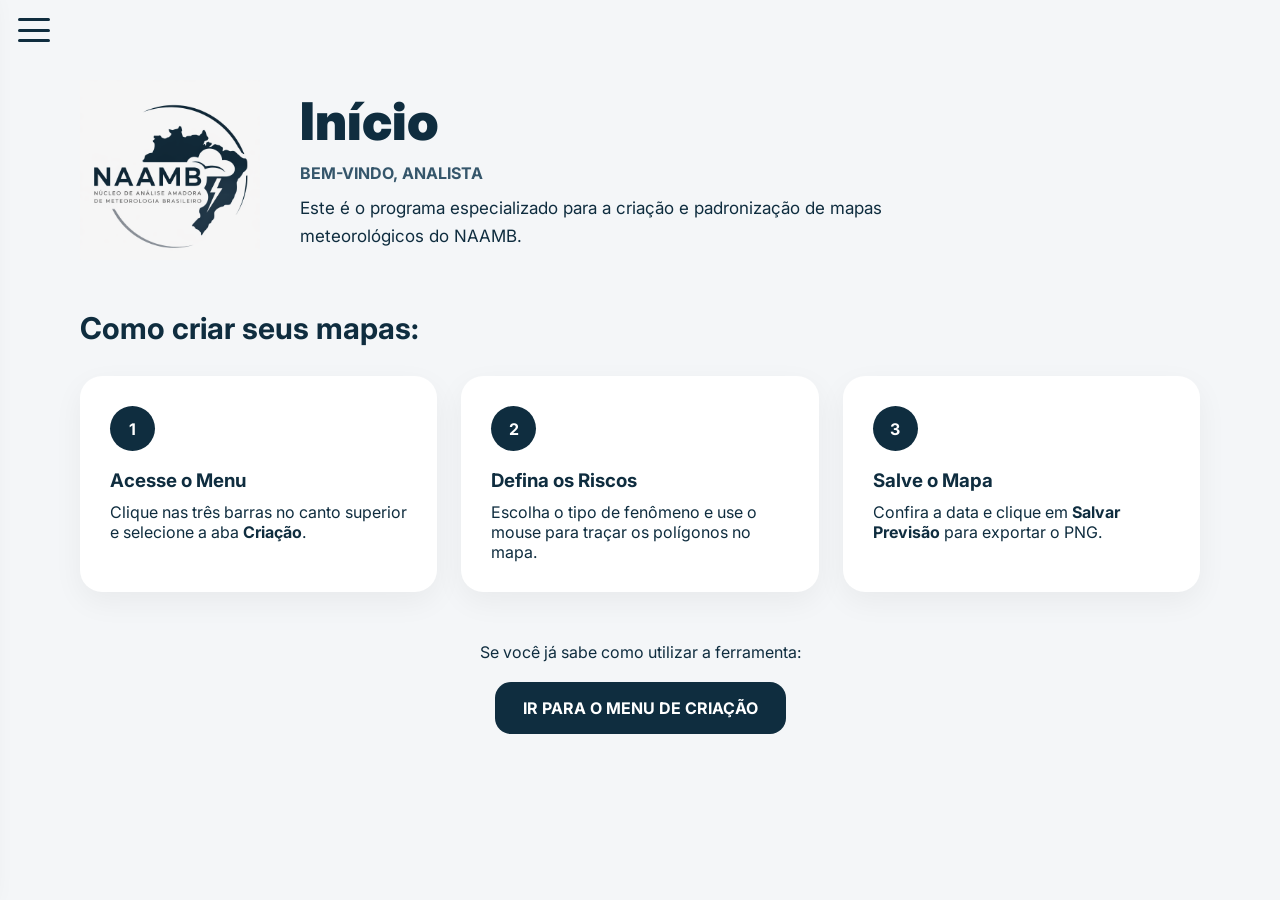
<file: index.html>
<!DOCTYPE html>
<html lang="pt-br">
<head>
    <meta charset="UTF-8">
    <meta name="viewport" content="width=device-width, initial-scale=1.0">
    <title>NAAMB - Início</title>
    <link rel="preconnect" href="https://fonts.googleapis.com">
    <link rel="preconnect" href="https://fonts.gstatic.com" crossorigin>
    <link href="https://fonts.googleapis.com/css2?family=Inter:wght@400;600;700;900&display=swap" rel="stylesheet">
    <link rel="stylesheet" href="style.css">
</head>
<body class="bg-inicio">

    <div class="menu-icon" onclick="toggleMenu()">
        <span></span><span></span><span></span>
    </div>

    <nav id="sideMenu" class="sidebar-nav">
        <div class="menu-header">
            <img src="NAAMB_LOGO.png" alt="Logo NAAMB">
        </div>
        <ul class="menu-links">
            <li><a href="index.html" class="active">Página Inicial</a></li>
            <li><a href="editor.html">Criação de Mapas</a></li>
            <li><a href="parceiros.html">Parceiros</a></li>
        </ul>
        <div class="menu-footer">
            <p>NAAMB v2.1</p>
        </div>
    </nav>
    <div id="overlay" onclick="toggleMenu()"></div>

    <main class="container-boas-vindas">
        
        <header class="hero-header">
            <img src="NAAMB_LOGO.png" alt="NAAMB" class="logo-hero">
            <div class="texto-boas-vindas">
                <h1>Início</h1>
                <p class="badge-analista">BEM-VINDO, ANALISTA</p>
                <p class="subtitulo">
                    Este é o programa especializado para a criação e padronização de mapas meteorológicos do NAAMB.
                </p>
            </div>
        </header>

        <section class="tutorial-box">
            <h2>Como criar seus mapas:</h2>
            
            <div class="tutorial-grid">
                <div class="card-passo">
                    <div class="numero">1</div>
                    <h3>Acesse o Menu</h3>
                    <p>Clique nas três barras no canto superior e selecione a aba <strong>Criação</strong>.</p>
                </div>

                <div class="card-passo">
                    <div class="numero">2</div>
                    <h3>Defina os Riscos</h3>
                    <p>Escolha o tipo de fenômeno e use o mouse para traçar os polígonos no mapa.</p>
                </div>

                <div class="card-passo">
                    <div class="numero">3</div>
                    <h3>Salve o Mapa</h3>
                    <p>Confira a data e clique em <strong>Salvar Previsão</strong> para exportar o PNG.</p>
                </div>
            </div>
        </section>

        <footer class="inicio-footer">
            <p>Se você já sabe como utilizar a ferramenta:</p>
            <a href="editor.html" class="btn-pular">IR PARA O MENU DE CRIAÇÃO</a>
        </footer>

    </main>

    <script src="menu.js"></script>
</body>
</html>
</file>
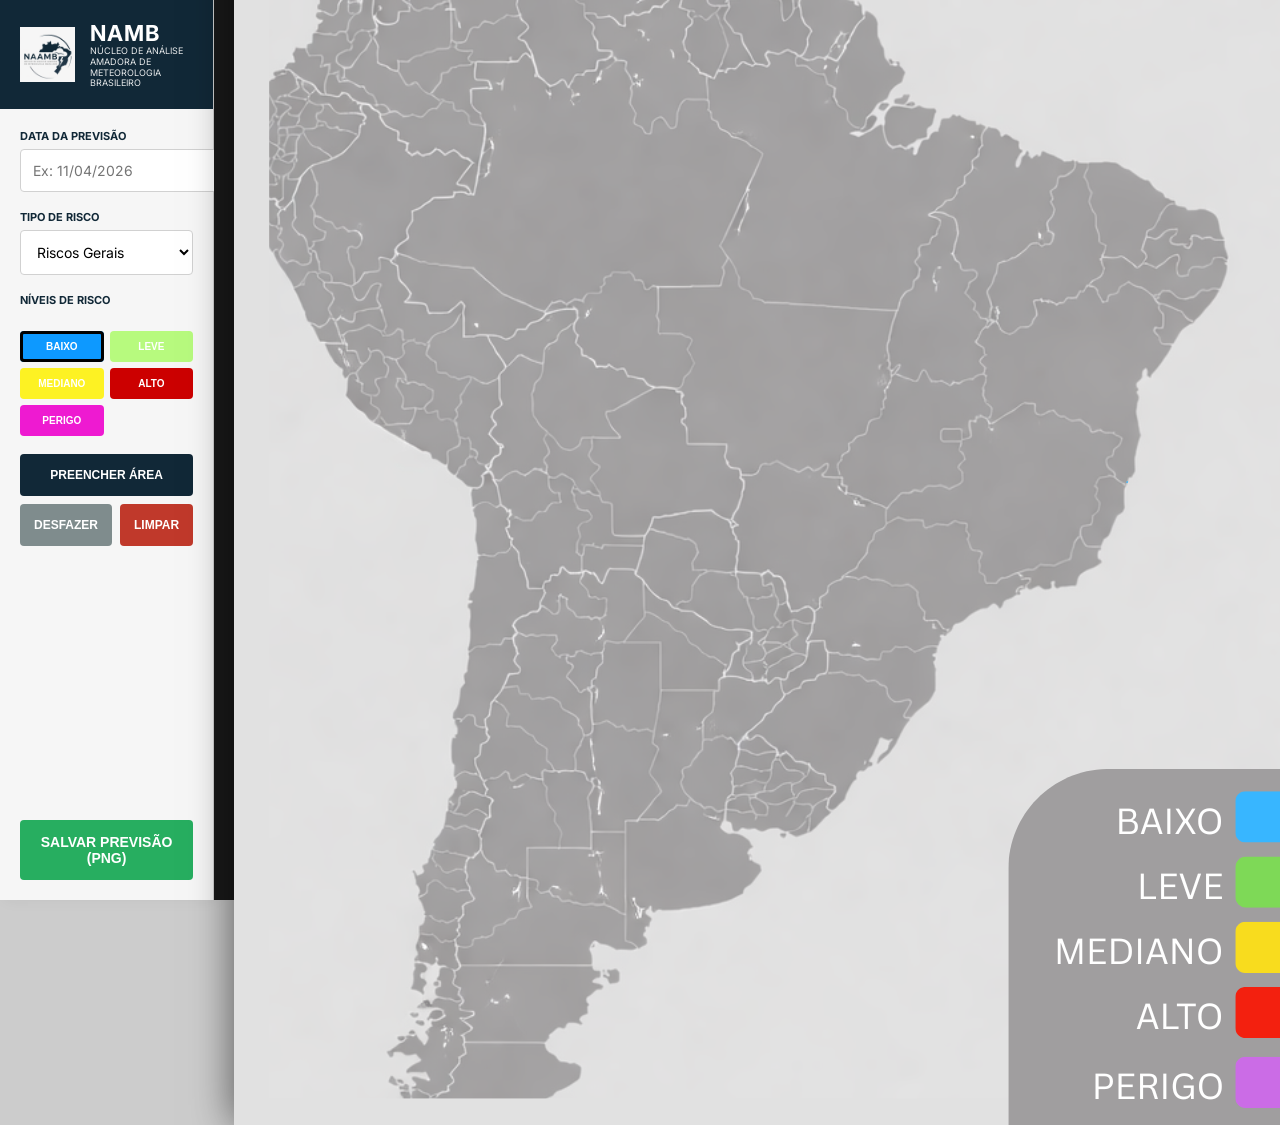
<file: Previsão NAAMB programa/index.html>
<!DOCTYPE html>
<html lang="pt-br">
<head>
    <meta charset="UTF-8">
    <title>NAMB - Previsor Severe</title>
    <link rel="preconnect" href="https://fonts.googleapis.com">
    <link rel="preconnect" href="https://fonts.gstatic.com" crossorigin>
    <link href="https://fonts.googleapis.com/css2?family=Inter:wght@400;600;700&display=swap" rel="stylesheet">
    <link rel="stylesheet" href="style.css">
</head>
<body>
    <div class="toolbar">
        <div class="header-namb">
            <img src="NAAMB_LOGO.png" alt="Logo NAAMB" class="logo-namb">
            <div class="titulos">
                <h1>NAMB</h1>
                <p>Núcleo de análise amadora de meteorologia brasileiro</p>
            </div>
        </div>

        <div class="content">
            <div class="tool-group">
                <label>DATA DA PREVISÃO</label>
                <input type="text" id="inputData" placeholder="Ex: 11/04/2026" oninput="desenharTudo()">
            </div>

            <div class="tool-group">
                <label>TIPO DE RISCO</label>
                <select id="mapSelect" onchange="trocarTipoPrevisao(this.value)">
                    <option value="geral">Riscos Gerais</option>
                    <option value="tornado">Tornado</option>
                    <option value="granizo">Granizo</option>
                    <option value="vento">Vento</option>
                </select>
            </div>

            <div id="areaBotaoNA" style="display:none;">
                <button id="btnNA" class="btn na" onclick="ativarNA()">ATIVAR MAPA N/A</button>
            </div>

            <label class="label-set">NÍVEIS DE RISCO</label>
            <div id="areaBotoesRisco"></div>

            <div class="acoes">
                <button class="btn fechar" onclick="fecharPoligono()">PREENCHER ÁREA</button>
                <div class="dupla-botoes">
                    <button class="btn desfazer" onclick="desfazerPonto()">DESFAZER</button>
                    <button class="btn limpar" onclick="limparMapa()">LIMPAR</button>
                </div>
            </div>

            <button class="btn download" onclick="downloadMapa()">SALVAR PREVISÃO (PNG)</button>
        </div>
    </div>

    <div class="canvas-container">
        <canvas id="mapCanvas"></canvas>
    </div>

    <script src="script.js"></script>
</body>
</html>
</file>
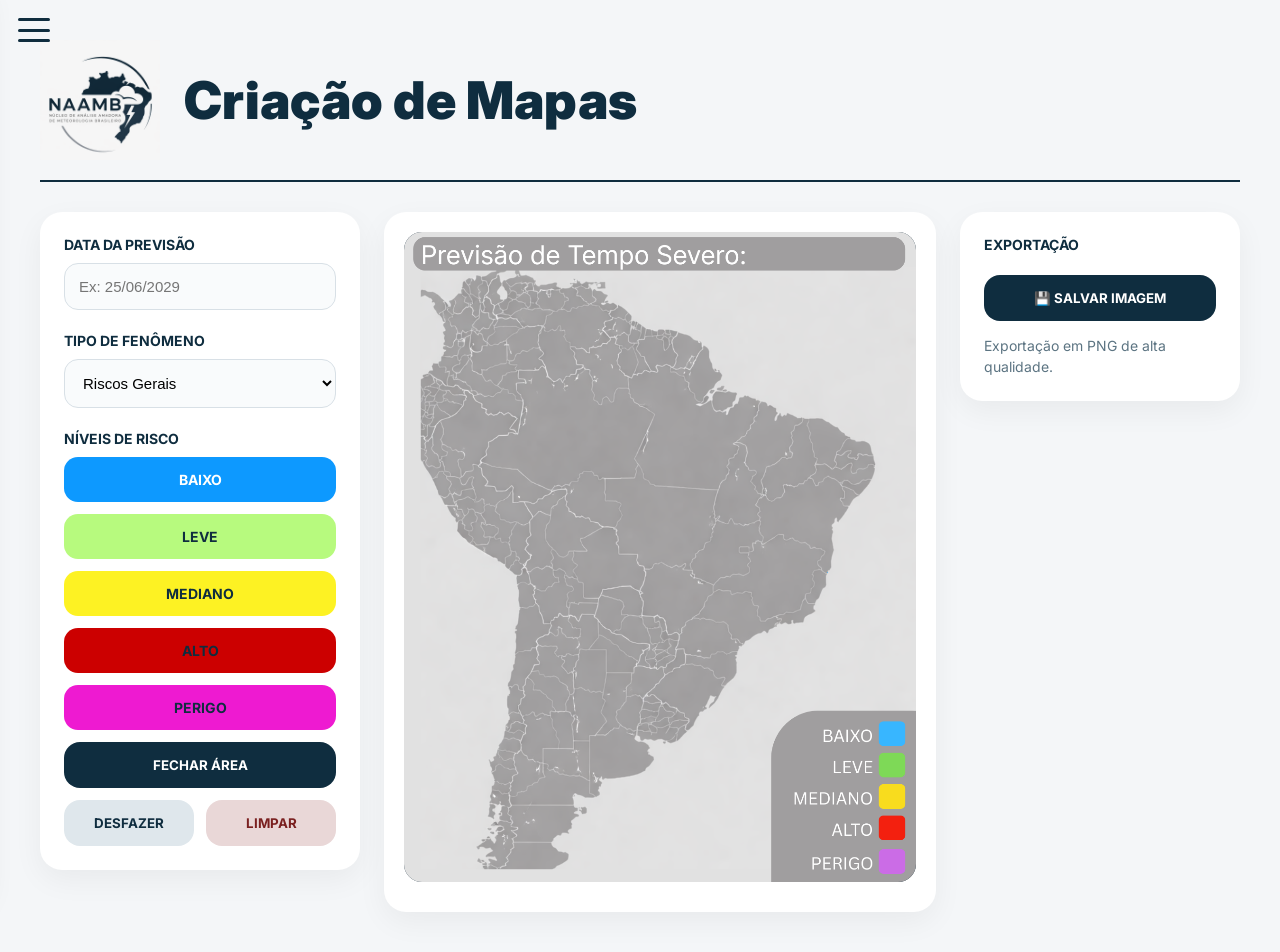
<file: editor.html>
<!DOCTYPE html>
<html lang="pt-br">
<head>
    <meta charset="UTF-8">
    <title>NAAMB - Editor</title>
    <link rel="stylesheet" href="style.css">
    <link href="https://fonts.googleapis.com/css2?family=Inter:wght@400;700;900&display=swap" rel="stylesheet">
</head>
<body class="editor-page">
    <div class="menu-icon" onclick="toggleMenu()"><span></span><span></span><span></span></div>
    <nav id="sideMenu" class="sidebar-nav">
        <div class="menu-header"><img src="NAAMB_LOGO.png" class="logo-menu"></div>
        <ul class="menu-links">
            <li><a href="index.html">Início</a></li>
            <li><a href="editor.html" class="active">Criação</a></li>
            <li><a href="parceiros.html">Parceiros</a></li>
        </ul>
    <div class="menu-footer">
        <p>NAAMB v2.1</p>
    </div>    
    </nav>
    <div id="overlay" onclick="toggleMenu()"></div>

    <div class="main-container">
        <header class="editor-header">
            <img src="NAAMB_LOGO.png" class="logo-topo">
            <div class="header-text">
                <h1>Criação de Mapas</h1>
            </div>
        </header>

        <div class="editor-grid">
            <aside class="card-painel side-controls">
                <div class="input-group">
                    <label>DATA DA PREVISÃO</label>
                    <input type="text" id="inputData" placeholder="Ex: 25/06/2029" oninput="desenharTudo()">
                </div>

                <div class="input-group">
                    <label>TIPO DE FENÔMENO</label>
                    <select id="mapSelect" onchange="atualizarInterface(this.value)">
                        <option value="geral">Riscos Gerais</option>
                        <option value="tornado">Tornado</option>
                        <option value="granizo">Granizo</option>
                        <option value="vento">Vento</option>
                        <option value="downburst">Downburst</option>
                    </select>
                </div>

                <button id="btnNA" class="btn-na" style="display:none;" onclick="ativarNA()">
                    MAPA SEM RISCO (N/A)
                </button>

                <div class="risk-area">
                    <label>NÍVEIS DE RISCO</label>
                    <div id="areaBotoesRisco" class="grid-riscos"></div>
                </div>

                <div class="drawing-tools">
                    <button class="btn-primary" onclick="fecharPoligono()">FECHAR ÁREA</button>
                    <div class="dual-btns">
                        <button class="btn-secondary" onclick="desfazerPonto()">DESFAZER</button>
                        <button class="btn-danger" onclick="limparMapa()">LIMPAR</button>
                    </div>
                </div>
            </aside>

            <main class="canvas-card">
                <canvas id="mapCanvas"></canvas>
            </main>

            <aside class="card-painel side-export">
                <label>EXPORTAÇÃO</label>
                <button class="btn-save" onclick="downloadMapa()">
                    💾 SALVAR IMAGEM
                </button>
                <p class="export-hint">Exportação em PNG de alta qualidade.</p>
            </aside>
        </div>
    </div>

    <script src="config.js"></script>
    <script src="Canva_engine.js"></script>
    <script src="menu.js"></script>
    <script src="interacoes.js"></script>
    <script src="download.js"></script>
    <script>
        // Lógica para o N/A sumir no Risco Geral
        function atualizarInterface(valor) {
            const btnNA = document.getElementById('btnNA');
            // Se for 'geral', esconde. Se for qualquer outro, mostra.
            btnNA.style.display = (valor === 'geral') ? 'none' : 'block';
            trocarTipoPrevisao(valor); 
        }
    </script>
</body>
</html>
</file>
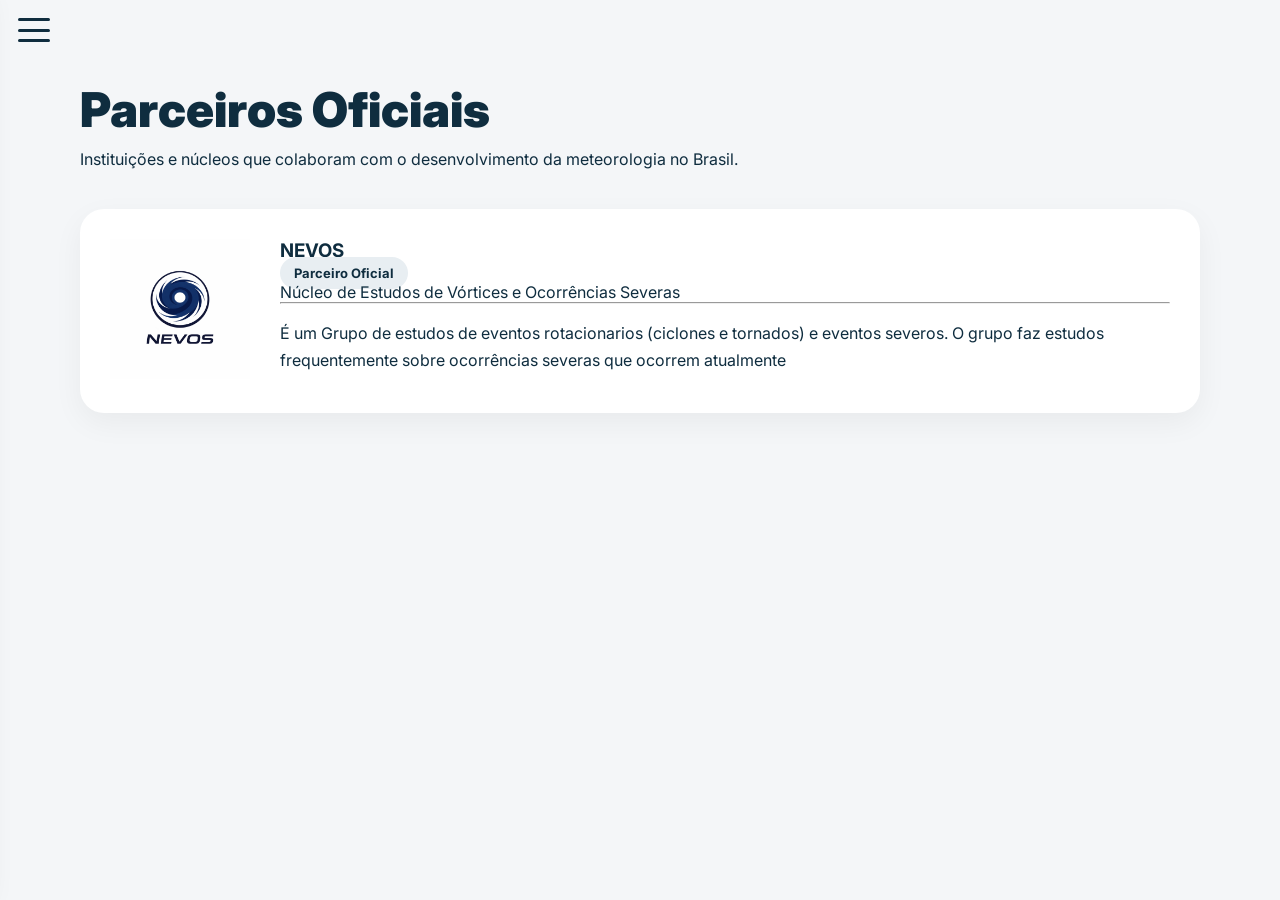
<file: parceiros.html>
<!DOCTYPE html>
<html lang="pt-br">
<head>
    <meta charset="UTF-8">
    <meta name="viewport" content="width=device-width, initial-scale=1.0">
    <title>NAAMB - Parceiros</title>
    <link rel="preconnect" href="https://fonts.googleapis.com">
    <link rel="preconnect" href="https://fonts.gstatic.com" crossorigin>
    <link href="https://fonts.googleapis.com/css2?family=Inter:wght@400;600;700;900&display=swap" rel="stylesheet">
    <link rel="stylesheet" href="style.css">
</head>
<body class="bg-parceiros">

    <div class="menu-icon" onclick="toggleMenu()">
        <span></span><span></span><span></span>
    </div>

    <nav id="sideMenu" class="sidebar-nav">
        <div class="menu-header">
            <img src="NAAMB_LOGO.png" alt="Logo NAAMB">
        </div>
        <ul class="menu-links">
            <li><a href="index.html">Página Inicial</a></li>
            <li><a href="editor.html">Criação de Mapas</a></li>
            <li><a href="parceiros.html" class="active">Parceiros</a></li>
        </ul>
        <div class="menu-footer">
            <p>NAAMB v2.1</p>
        </div>
    </nav>
    <div id="overlay" onclick="toggleMenu()"></div>

    <main class="container-parceiros">
        
        <header class="parceiros-header">
            <h1>Parceiros Oficiais</h1>
            <p>Instituições e núcleos que colaboram com o desenvolvimento da meteorologia no Brasil.</p>
        </header>

        <section class="grid-parceiros">
            
            <div class="card-parceiro">
                <div class="logo-area">
                    <img src="NEVOSLOGO.png" alt="Logo NEVOS">
                </div>
                <div class="info-area">
                    <div class="top-info">
                        <h3>NEVOS</h3>
                        <span class="tag">Parceiro Oficial</span>
                    </div>
                    <p class="sigla-extenso">Núcleo de Estudos de Vórtices e Ocorrências Severas</p>
                    <hr>
                    <p class="descricao">
                        É um Grupo de estudos de eventos rotacionarios (ciclones e tornados) e eventos severos. O grupo faz estudos frequentemente sobre ocorrências severas que ocorrem atualmente 
                    </p>
                </div>
            </div>

            </section>

    </main>

    <script src="menu.js"></script>
</body>
</html>
</file>
<file: style.css>
/* =========================
   RESET + BASE
========================= */

* {
    margin: 0;
    padding: 0;
    box-sizing: border-box;
}

body {
    font-family: 'Inter', sans-serif;
    background: #f4f6f8;
    color: #0f2d3f;
}

/* =========================
   MENU ICON
========================= */

.menu-icon {
    position: fixed;
    top: 18px;
    left: 18px;
    z-index: 2000;
    cursor: pointer;
    display: flex;
    flex-direction: column;
    gap: 5px;
}

.menu-icon span {
    width: 24px;
    height: 3px;
    background: #0f2d3f;
    border-radius: 20px;
}

/* =========================
   SIDEBAR
========================= */

.sidebar-nav {
    position: fixed;
    top: 0;
    left: -280px;
    width: 260px;
    height: 100%;
    background: #0f2d3f;
    color: white;
    z-index: 1500;
    padding: 30px 20px;
    transition: 0.3s;
    display: flex;
    flex-direction: column;
    justify-content: space-between;
}

.sidebar-nav.active {
    left: 0;
}

.menu-header img {
    width: 140px;
    display: block;
    margin: 0 auto;
}

.menu-links {
    list-style: none;
    margin-top: 40px;
}

.menu-links li {
    margin-bottom: 18px;
}

.menu-links a {
    text-decoration: none;
    color: white;
    font-weight: 600;
    padding: 12px 14px;
    display: block;
    border-radius: 12px;
    transition: 0.2s;
}

.menu-links a:hover,
.menu-links a.active {
    background: rgba(255,255,255,0.12);
}

.menu-footer {
    text-align: center;
    font-size: 14px;
    opacity: 0.7;
}

#overlay {
    position: fixed;
    inset: 0;
    background: rgba(0,0,0,0.35);
    opacity: 0;
    visibility: hidden;
    transition: 0.3s;
    z-index: 1400;
}

#overlay.active {
    opacity: 1;
    visibility: visible;
}

/* =========================
   INDEX PAGE
========================= */

.container-boas-vindas {
    max-width: 1200px;
    margin: auto;
    padding: 80px 40px;
}

.hero-header {
    display: flex;
    align-items: center;
    gap: 40px;
    margin-bottom: 50px;
}

.logo-hero {
    width: 180px;
}

.texto-boas-vindas h1 {
    font-size: 52px;
    font-weight: 900;
    margin-bottom: 10px;
}

.badge-analista {
    font-weight: 700;
    color: #35566b;
    margin-bottom: 12px;
}

.subtitulo {
    max-width: 700px;
    line-height: 1.6;
    font-size: 17px;
}

/* =========================
   TUTORIAL BOX
========================= */

.tutorial-box h2 {
    font-size: 30px;
    margin-bottom: 30px;
}

.tutorial-grid {
    display: grid;
    grid-template-columns: repeat(auto-fit, minmax(280px, 1fr));
    gap: 24px;
}

.card-passo {
    background: white;
    padding: 30px;
    border-radius: 22px;
    box-shadow: 0 10px 30px rgba(0,0,0,0.05);
}

.numero {
    width: 45px;
    height: 45px;
    background: #0f2d3f;
    color: white;
    border-radius: 50%;
    display: flex;
    align-items: center;
    justify-content: center;
    font-weight: 700;
    margin-bottom: 18px;
}

.card-passo h3 {
    margin-bottom: 10px;
}

.inicio-footer {
    margin-top: 50px;
    text-align: center;
}

.btn-pular {
    display: inline-block;
    margin-top: 20px;
    background: #0f2d3f;
    color: white;
    text-decoration: none;
    padding: 16px 28px;
    border-radius: 16px;
    font-weight: 700;
}

/* =========================
   EDITOR PAGE
========================= */

.main-container {
    padding: 40px;
}

.editor-header {
    display: flex;
    align-items: center;
    gap: 24px;
    margin-bottom: 30px;
    border-bottom: 2px solid #0f2d3f;
    padding-bottom: 20px;
}

.logo-topo {
    width: 120px;
}

.header-text h1 {
    font-size: 52px;
    font-weight: 900;
}

.header-text p {
    color: #4d6878;
    font-weight: 600;
}

.editor-grid {
    display: grid;
    grid-template-columns: 320px 1fr 280px;
    gap: 24px;
    align-items: start;
}

.card-painel {
    background: white;
    border-radius: 22px;
    padding: 24px;
    box-shadow: 0 10px 30px rgba(0,0,0,0.05);
}

.input-group {
    margin-bottom: 22px;
}

label {
    display: block;
    font-weight: 700;
    margin-bottom: 10px;
    font-size: 14px;
}

input,
select {
    width: 100%;
    padding: 14px;
    border: 1px solid #d8e0e6;
    border-radius: 14px;
    font-size: 15px;
    background: #f9fbfc;
}

/* =========================
   BOTÕES DE RISCO
========================= */

.grid-riscos {
    display: grid;
    gap: 12px;
    margin-top: 10px;
}

.grid-riscos button {
    width: 100%;
    padding: 14px;
    border: none;
    border-radius: 14px;
    font-weight: 700;
    font-size: 14px;
    cursor: pointer;
    transition: 0.2s;
    background: #e8eef2;
    color: #0f2d3f;
}

.grid-riscos button:hover {
    transform: translateY(-2px);
}

.grid-riscos button.active {
    background: #0f2d3f;
    color: white;
}

/* =========================
   BOTÕES GERAIS
========================= */

button {
    font-family: inherit;
}

.btn-primary,
.btn-secondary,
.btn-danger,
.btn-save,
.btn-na {
    width: 100%;
    padding: 15px;
    border: none;
    border-radius: 16px;
    font-weight: 700;
    cursor: pointer;
    transition: 0.2s;
    margin-top: 12px;
}

.btn-primary,
.btn-save,
.btn-na {
    background: #0f2d3f;
    color: white;
}

.btn-secondary {
    background: #dfe7ec;
    color: #0f2d3f;
}

.btn-danger {
    background: #e9d7d7;
    color: #7a2020;
}

.btn-primary:hover,
.btn-secondary:hover,
.btn-danger:hover,
.btn-save:hover,
.btn-na:hover {
    transform: translateY(-2px);
}

.dual-btns {
    display: flex;
    gap: 12px;
}

/* =========================
   CANVAS
========================= */

.canvas-card {
    background: white;
    border-radius: 22px;
    padding: 20px;
    min-height: 700px;
    box-shadow: 0 10px 30px rgba(0,0,0,0.05);
}

#mapCanvas {
    width: 100%;
    height: 650px;
    background: #0d2636;
    border-radius: 18px;
}

/* =========================
   EXPORT
========================= */

.export-hint {
    margin-top: 14px;
    color: #5c7482;
    font-size: 14px;
    line-height: 1.5;
}

/* =========================
   PARCEIROS
========================= */

.container-parceiros {
    max-width: 1200px;
    margin: auto;
    padding: 80px 40px;
}

.parceiros-header {
    margin-bottom: 40px;
}

.parceiros-header h1 {
    font-size: 48px;
    font-weight: 900;
    margin-bottom: 10px;
}

.grid-parceiros {
    display: grid;
    gap: 24px;
}

.card-parceiro {
    background: white;
    border-radius: 24px;
    padding: 30px;
    display: flex;
    gap: 30px;
    box-shadow: 0 10px 30px rgba(0,0,0,0.05);
}

.logo-area img {
    width: 140px;
}

.tag {
    background: #e8eef2;
    padding: 8px 14px;
    border-radius: 999px;
    font-size: 13px;
    font-weight: 700;
}

.descricao {
    margin-top: 16px;
    line-height: 1.7;
}

/* =========================
   MENU LATERAL COMPLETO
========================= */

.menu-icon {
    position: fixed;
    top: 18px;
    left: 18px;
    z-index: 3000;
    cursor: pointer;
    width: 32px;
    height: 24px;
    display: flex;
    flex-direction: column;
    justify-content: space-between;
}

.menu-icon span {
    width: 100%;
    height: 3px;
    background: #0f2d3f;
    border-radius: 999px;
    transition: 0.3s;
}

/* Sidebar */

.sidebar-nav {
    position: fixed;
    top: 0;
    left: -320px;
    width: 290px;
    height: 100vh;
    background: #0f2d3f;
    color: white;
    z-index: 2500;
    padding: 30px 24px;
    display: flex;
    flex-direction: column;
    justify-content: space-between;
    transition: 0.35s ease;
    box-shadow: 10px 0 30px rgba(0,0,0,0.15);
}

.sidebar-nav.active {
    left: 0;
}

/* Header do menu */

.menu-header {
    display: flex;
    justify-content: center;
    align-items: center;
    padding-bottom: 30px;
    border-bottom: 1px solid rgba(255,255,255,0.08);
}

.menu-header img,
.logo-menu {
    width: 150px;
    max-width: 100%;
    object-fit: contain;
}

/* Links */

.menu-links {
    list-style: none;
    margin-top: 30px;
    padding: 0;
    flex: 1;
}

.menu-links li {
    margin-bottom: 14px;
}

.menu-links a {
    display: block;
    text-decoration: none;
    color: rgba(255,255,255,0.88);
    font-size: 15px;
    font-weight: 600;
    padding: 14px 16px;
    border-radius: 16px;
    transition: 0.25s;
    letter-spacing: 0.2px;
}

.menu-links a:hover {
    background: rgba(255,255,255,0.08);
    color: white;
    transform: translateX(4px);
}

.menu-links a.active {
    background: white;
    color: #0f2d3f;
    font-weight: 700;
    box-shadow: 0 8px 20px rgba(0,0,0,0.12);
}

/* Footer */

.menu-footer {
    padding-top: 24px;
    border-top: 1px solid rgba(255,255,255,0.08);
    text-align: center;
}

.menu-footer p {
    font-size: 13px;
    opacity: 0.75;
    font-weight: 500;
}

/* Overlay escuro */

#overlay {
    position: fixed;
    inset: 0;
    background: rgba(0,0,0,0.38);
    z-index: 2000;
    opacity: 0;
    visibility: hidden;
    transition: 0.3s ease;
    backdrop-filter: blur(2px);
}

#overlay.active {
    opacity: 1;
    visibility: visible;
}
</file>
<file: Previsão NAAMB programa/style.css>
:root {
    --primary: #112837;    /* Seu azul escuro */
    --bg-light: #f6f6f6;   /* Seu cinza claro */
    --border: #d1d1d1;
    --text-main: #333;
}

body { 
    margin: 0; 
    display: flex; 
    background: #cccccc; 
    font-family: 'Inter', sans-serif; 
    height: 100vh; 
}

.toolbar { 
    width: 360px; 
    background: var(--bg-light); 
    display: flex; 
    flex-direction: column; 
    border-right: 1px solid var(--border);
    box-shadow: 4px 0 15px rgba(0,0,0,0.05);
}

/* Cabeçalho Estilo Profissional */
.header-namb {
    background: var(--primary);
    padding: 20px;
    display: flex;
    align-items: center;
    gap: 15px;
    color: white;
}

.logo-namb {
    width: 55px;
    height: 55px;
    object-fit: contain;
}

.titulos h1 {
    margin: 0;
    font-size: 22px;
    letter-spacing: 1px;
}

.titulos p {
    margin: 0;
    font-size: 9px;
    text-transform: uppercase;
    opacity: 0.9;
    line-height: 1.2;
    font-weight: 400;
}

.content {
    padding: 20px;
    display: flex;
    flex-direction: column;
    gap: 18px;
    flex: 1;
}

.tool-group label, .label-set {
    font-weight: 700;
    font-size: 11px;
    color: var(--primary);
    margin-bottom: 6px;
    display: block;
}

input, select { 
    padding: 12px; 
    background: #fff; 
    border: 1px solid var(--border); 
    border-radius: 4px; 
    font-family: 'Inter', sans-serif;
    font-size: 14px;
    width: 100%;
}

/* Botoes de Risco */
#areaBotoesRisco { 
    display: grid; 
    grid-template-columns: 1fr 1fr; 
    gap: 6px; 
}

.risk-btn { 
    padding: 10px; 
    border: none; 
    border-radius: 4px; 
    cursor: pointer; 
    font-weight: 700; 
    font-size: 10px;
    color: #fff;
    transition: transform 0.1s;
}

.risk-btn.active { outline: 3px solid #000; outline-offset: -3px; }

/* Botões de Ação */
.acoes { display: flex; flex-direction: column; gap: 8px; }
.dupla-botoes { display: grid; grid-template-columns: 1fr 1fr; gap: 8px; }

.btn { 
    padding: 14px; 
    border: none; 
    border-radius: 4px; 
    cursor: pointer; 
    font-weight: 700; 
    font-size: 12px;
    transition: filter 0.2s;
}

.fechar { background: var(--primary); color: white; }
.desfazer { background: #7f8c8d; color: white; }
.limpar { background: #c0392b; color: white; }
.na { background: #fff; border: 2px solid var(--primary); color: var(--primary); width: 100%; margin-top: 5px; }

.download { 
    background: #27ae60; 
    color: white; 
    margin-top: auto;
    font-size: 14px;
}

.btn:hover { filter: brightness(1.2); }

.canvas-container { 
    flex: 1; 
    display: flex; 
    justify-content: center; 
    align-items: center; 
    background: #1a1a1a; 
    padding: 20px;
}

canvas { 
    background: white; 
    box-shadow: 0 0 40px rgba(0,0,0,0.6);
}
</file>
